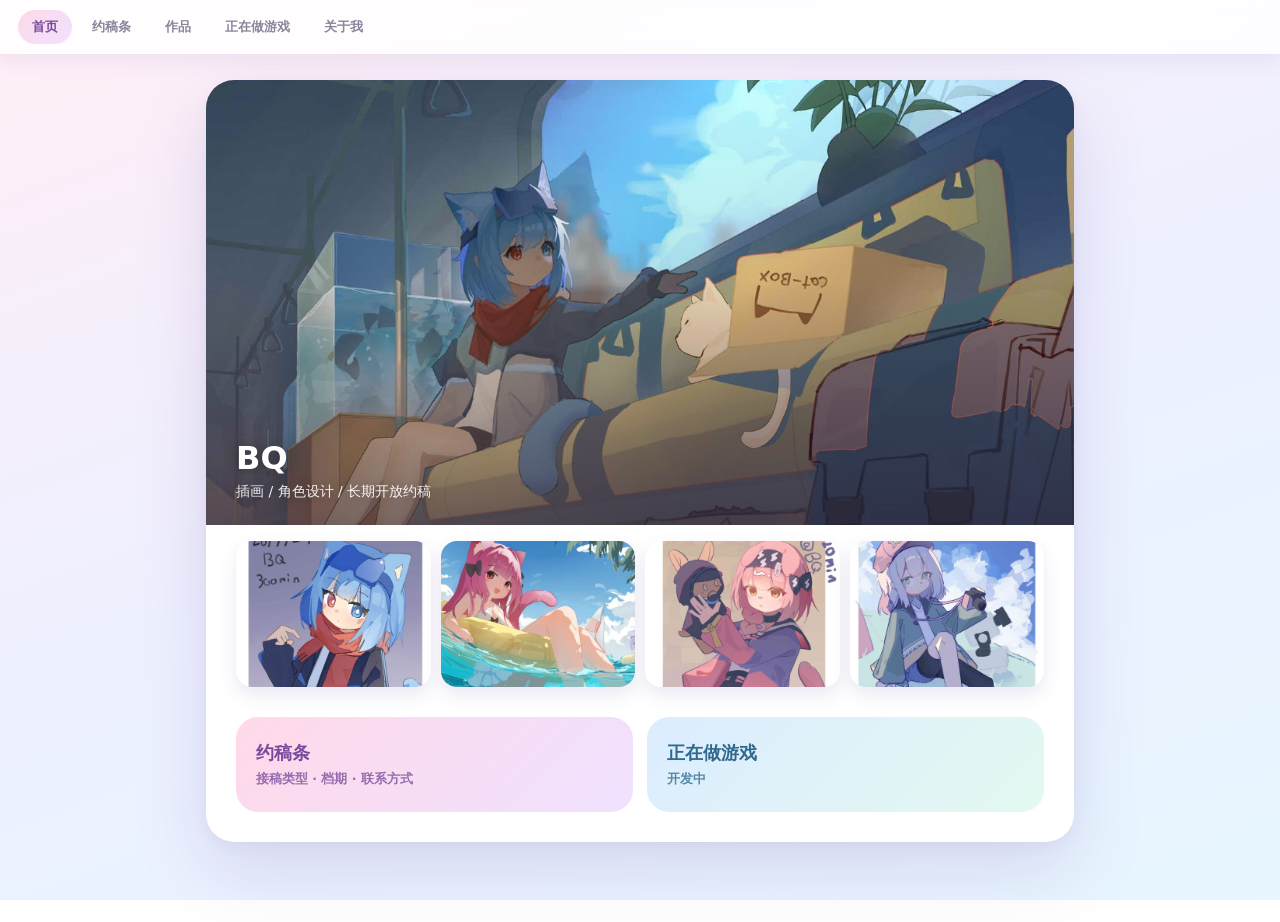
<file: index.html>
<!DOCTYPE html>
<html lang="zh-CN">
<head>
<meta charset="UTF-8">
<meta name="viewport" content="width=device-width, initial-scale=1">
<title>首页</title>
<link rel="stylesheet" href="style.css">
</head>
<body data-page="home">
<div class="nav">
  <a href="index.html" data-page="home">首页</a>
  <a href="commission.html" data-page="commission">约稿条</a>
  <a href="works.html" data-page="works">作品</a>
  <a href="game.html" data-page="game">正在做游戏</a>
  <a href="about.html" data-page="about">关于我</a>
</div>

<div class="page">
  <div class="card">
    <div class="home-hero">
      <img id="homeBig" alt="最近作品">
      <div class="home-hero-cover"></div>
      <div class="home-hero-text">
        <h1 id="homeName" contenteditable="true"></h1>
        <p id="homeSlogan" contenteditable="true"></p>
      </div>
    </div>
    <div class="home-thumbs" id="homeThumbs"></div>
    <div class="home-actions">
      <button class="home-btn commission" onclick="location.href='commission.html'">
        <div class="hb-title">约稿条</div>
        <div class="hb-sub">接稿类型 · 档期 · 联系方式</div>
      </button>
      <button class="home-btn game" onclick="location.href='game.html'">
        <div class="hb-title">正在做游戏</div>
        <div class="hb-sub">开发中</div>
      </button>
    </div>
  </div>
</div>

<button class="save-data-btn" id="saveDataBtn">💾 保存到 data.js</button>
<div class="save-badge" id="saveBadge">已自动保存</div>

<script src="data.js"></script>
<script src="common.js"></script>
<script>
(function(){
  var d = CS.getData();
  CS.initEditable(d);
  CS.initNav();
  CS.initSaveButton();

  var h = d.home;
  var big = document.getElementById('homeBig');
  var name = document.getElementById('homeName');
  var slogan = document.getElementById('homeSlogan');

  name.textContent = h.name || '';
  slogan.textContent = h.slogan || '';
  big.src = h.bigImg || CS.ph('最近的作品',1200,615,'#ffe0ee','#dceaff');

  if(CS.editable){
    big.onclick = function(){
      CS.pickAndCrop({aspect:1200/615,outW:1200,outH:615,quality:.82}).then(function(data){
        if(!data) return;
        h.bigImg = data; big.src = data; CS.markDirty(d);
      });
    };
    name.addEventListener('blur', function(){ h.name = CS.txt(name); CS.markDirty(d); });
    slogan.addEventListener('blur', function(){ h.slogan = CS.txt(slogan); CS.markDirty(d); });
  }

  function renderSmall(){
    var wrap = document.getElementById('homeThumbs');
    wrap.innerHTML = '';
    h.smallImgs = h.smallImgs || [];
    h.smallImgs.forEach(function(src, i){
      var div = document.createElement('div');
      div.className = 'home-thumb';
      var img = document.createElement('img');
      img.src = src || CS.ph('新图',500,375,'#ffd6e8','#c9b6ff');
      if(CS.editable){
        img.onclick = function(){
          CS.pickAndCrop({aspect:4/3,outW:500,outH:375,quality:.82}).then(function(data){
            if(!data) return;
            h.smallImgs[i] = data; img.src = data; CS.markDirty(d);
          });
        };
        var del = document.createElement('button');
        del.className = 'del'; del.textContent = '×';
        del.onclick = function(e){
          e.stopPropagation();
          h.smallImgs.splice(i,1);
          CS.markDirty(d); renderSmall();
        };
        div.appendChild(del);
      }
      div.appendChild(img);
      wrap.appendChild(div);
    });
    if(CS.editable){
      var add = document.createElement('button');
      add.className = 'home-thumb add'; add.textContent = '＋';
      add.onclick = function(){
        CS.pickAndCrop({aspect:4/3,outW:500,outH:375,quality:.82}).then(function(data){
          if(!data) return;
          h.smallImgs = h.smallImgs || [];
          h.smallImgs.push(data);
          CS.markDirty(d); renderSmall();
        });
      };
      wrap.appendChild(add);
    }
  }
  renderSmall();
})();
</script>
</body>
</html>
</file>
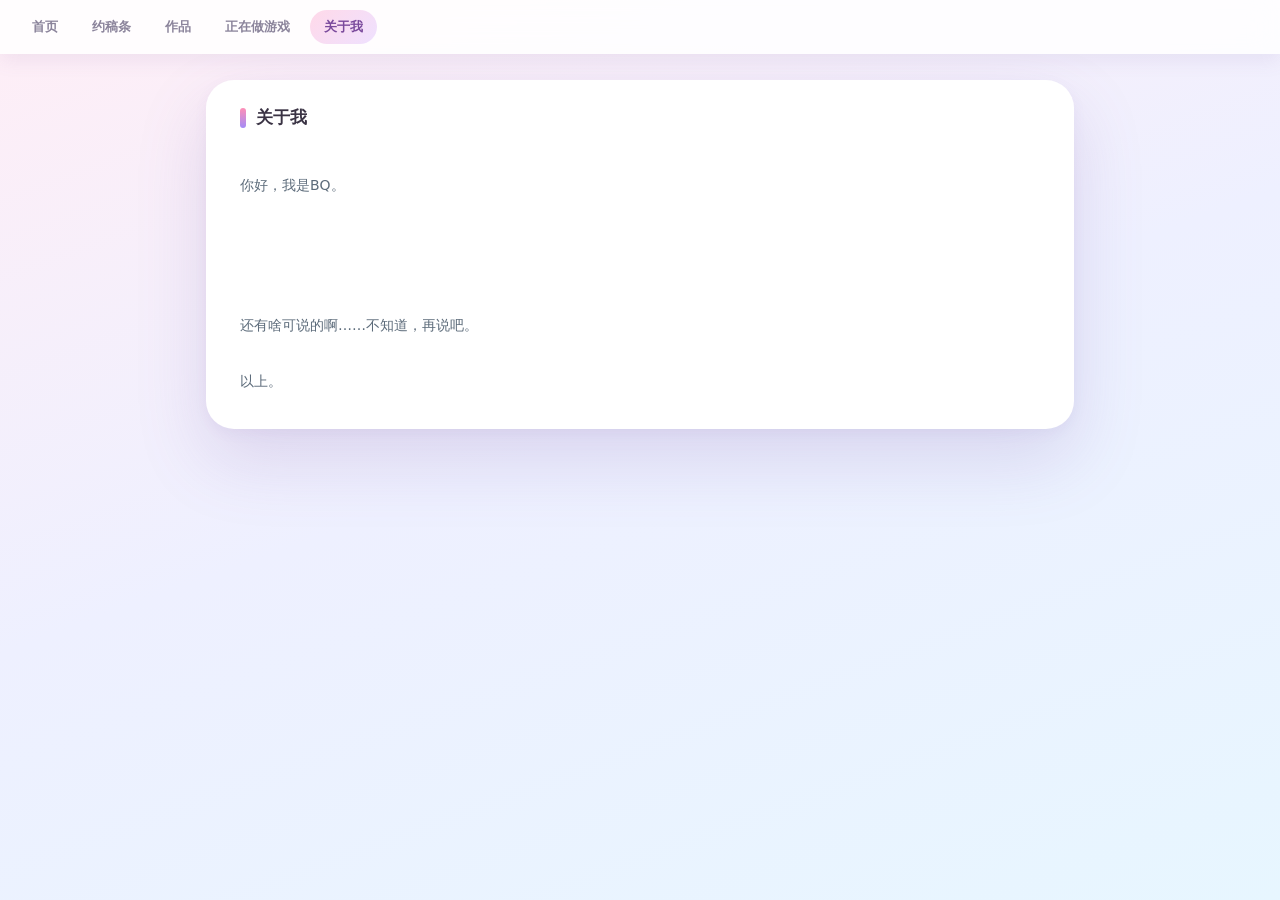
<file: about.html>
<!DOCTYPE html>
<html lang="zh-CN">
<head>
<meta charset="UTF-8">
<meta name="viewport" content="width=device-width, initial-scale=1">
<title>关于我</title>
<link rel="stylesheet" href="style.css">
</head>
<body data-page="about">
<div class="nav">
  <a href="index.html" data-page="home">首页</a>
  <a href="commission.html" data-page="commission">约稿条</a>
  <a href="works.html" data-page="works">作品</a>
  <a href="game.html" data-page="game">正在做游戏</a>
  <a href="about.html" data-page="about">关于我</a>
</div>

<div class="page">
  <div class="card">
    <div class="body" style="padding-bottom:0">
      <h2 class="sec-title"><i class="bar"></i><span id="aboutTitle" contenteditable="true">关于我</span></h2>
    </div>
    <div class="about-body" id="aboutContent" contenteditable="true"></div>
  </div>
</div>

<button class="save-data-btn" id="saveDataBtn">💾 保存到 data.js</button>
<div class="save-badge" id="saveBadge">已自动保存</div>

<script src="data.js"></script>
<script src="common.js"></script>
<script>
(function(){
  var d = CS.getData();
  CS.initEditable(d);
  CS.initNav();
  CS.initSaveButton();

  var a = d.about;
  var title = document.getElementById('aboutTitle');
  var content = document.getElementById('aboutContent');

  title.textContent = a.title || '关于我';
  content.textContent = a.content || '';

  if(CS.editable){
    title.addEventListener('blur', function(){ a.title = CS.txt(title); CS.markDirty(d); });
    content.addEventListener('blur', function(){ a.content = content.innerText; CS.markDirty(d); });
  }
})();
</script>
</body>
</html>
</file>
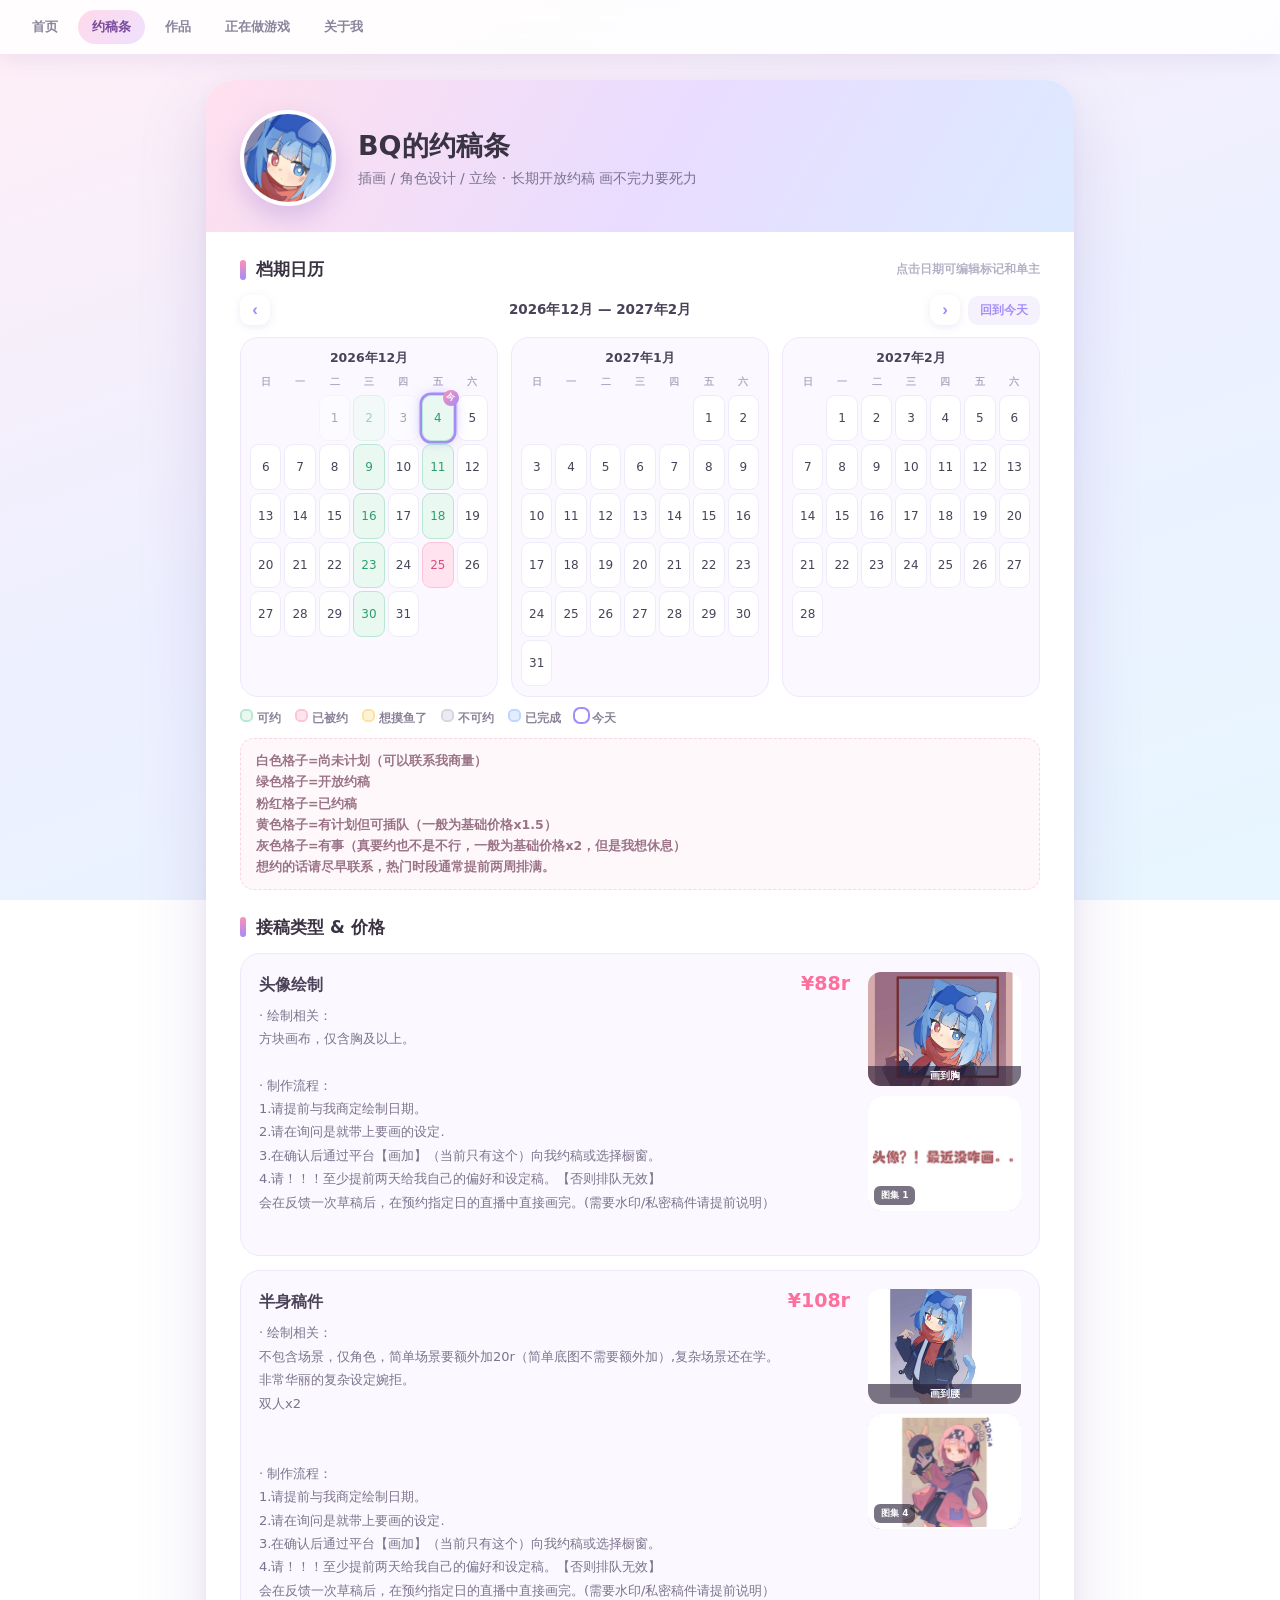
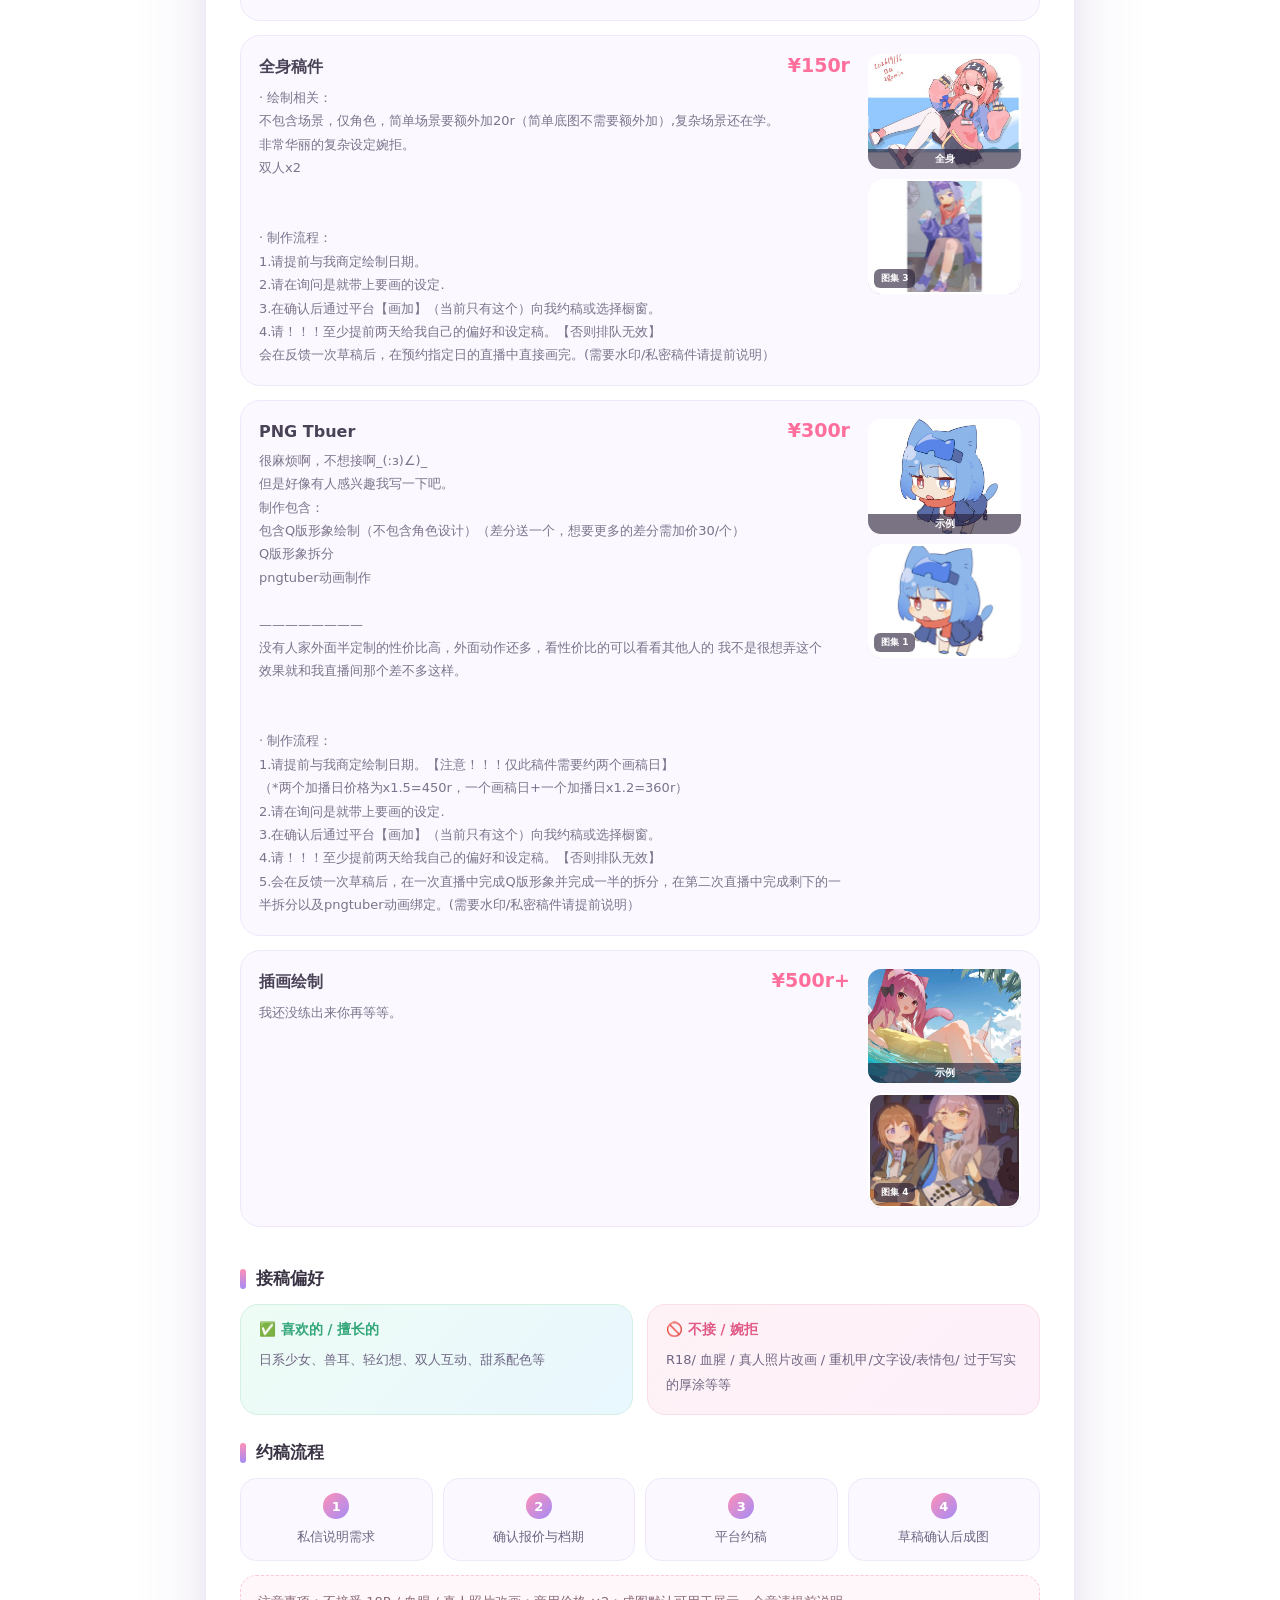
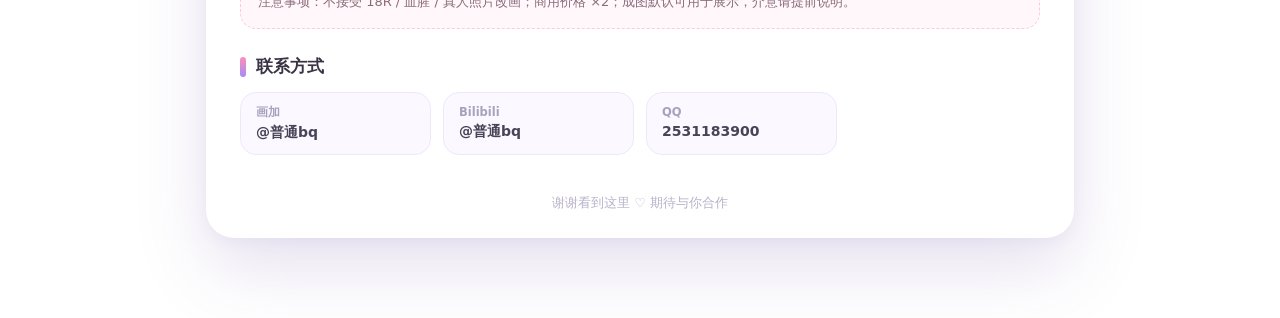
<file: commission.html>
<!DOCTYPE html>
<html lang="zh-CN">
<head>
<meta charset="UTF-8">
<meta name="viewport" content="width=device-width, initial-scale=1">
<title>约稿条</title>
<link rel="stylesheet" href="style.css">
</head>
<body data-page="commission">
<div class="nav">
  <a href="index.html" data-page="home">首页</a>
  <a href="commission.html" data-page="commission">约稿条</a>
  <a href="works.html" data-page="works">作品</a>
  <a href="game.html" data-page="game">正在做游戏</a>
  <a href="about.html" data-page="about">关于我</a>
</div>

<div class="page">
  <div class="card" id="sheet">
    <header class="hero">
      <div class="hero-inner">
        <div class="avatar"><img id="avatar" alt="头像"></div>
        <div class="hero-text">
          <h1 class="name" id="cName" contenteditable="true"></h1>
          <p class="slogan" id="cSlogan" contenteditable="true"></p>
        </div>
      </div>
    </header>

    <div class="body">
      <section class="block">
        <h2 class="sec-title">
          <i class="bar"></i><span>档期日历</span>
          <span class="sub">点击日期可编辑标记和单主</span>
        </h2>
        <div class="cal-toolbar">
          <button class="cal-nav" id="calPrev">‹</button>
          <div class="cal-range" id="calRange">—</div>
          <button class="cal-nav" id="calNext">›</button>
          <button class="cal-mini-btn" id="calToday">回到今天</button>
        </div>
        <div class="cal-months" id="calMonths"></div>
        <div class="cal-legend" id="calLegend"></div>
        <div class="cal-note" id="calNote" contenteditable="true"></div>
      </section>

      <section class="block">
        <h2 class="sec-title"><i class="bar"></i><span>接稿类型 &amp; 价格</span></h2>
        <div class="services" id="services"></div>
        <button class="add-row edit-only" id="addService">＋ 添加一项业务</button>
      </section>

      <section class="block">
        <h2 class="sec-title"><i class="bar"></i><span>接稿偏好</span></h2>
        <div class="pref-grid">
          <div class="pref-card like">
            <div class="pref-head">✅ 喜欢的 / 擅长的</div>
            <div class="pref-body" id="likes" contenteditable="true"></div>
          </div>
          <div class="pref-card dislike">
            <div class="pref-head">🚫 不接 / 婉拒</div>
            <div class="pref-body" id="dislikes" contenteditable="true"></div>
          </div>
        </div>
      </section>

      <section class="block">
        <h2 class="sec-title"><i class="bar"></i><span>约稿流程</span></h2>
        <div class="steps" id="flow"></div>
        <div class="note" id="flowNote" contenteditable="true"></div>
      </section>

      <section class="block">
        <h2 class="sec-title"><i class="bar"></i><span>联系方式</span></h2>
        <div class="contacts" id="contacts"></div>
        <button class="add-row edit-only" id="addContact">＋ 添加联系方式</button>
      </section>
    </div>

    <footer class="foot" id="footer" contenteditable="true"></footer>
  </div>
</div>

<button class="edit-float edit-only" id="editStatusBtn" type="button">⚙ 编辑标记</button>
<button class="save-data-btn" id="saveDataBtn">💾 保存到 data.js</button>
<div class="save-badge" id="saveBadge">已自动保存</div>

<!-- 日期编辑 -->
<div class="overlay" id="editOverlay" hidden>
  <div class="panel">
    <div class="panel-head"><span id="editDate">—</span><span class="hint">单主信息仅本地可见</span></div>
    <div class="panel-body">
      <div class="f-label">档期状态</div>
      <div class="st-list" id="editStatusList"></div>
      <div class="f-label">单主</div>
      <input class="f-input" id="editClient" maxlength="18" placeholder="单主名字">
      <div class="f-label">备注</div>
      <input class="f-input" id="editNote" maxlength="40" placeholder="备注">
    </div>
    <div class="panel-foot">
      <button class="p-btn danger" id="editClear">清除</button>
      <button class="p-btn ghost" id="editCancel">取消</button>
      <button class="p-btn primary" id="editSave">保存</button>
    </div>
  </div>
</div>

<!-- 标记编辑 -->
<div class="overlay" id="statusOverlay" hidden>
  <div class="panel">
    <div class="panel-head"><span>编辑标记类型</span><span class="hint">点色块换颜色</span></div>
    <div class="panel-body"><div id="statusList"></div></div>
    <div class="panel-foot">
      <button class="p-btn ghost" id="statusAdd">＋ 添加</button>
      <button class="p-btn ghost" id="statusCancel">取消</button>
      <button class="p-btn primary" id="statusSave">保存</button>
    </div>
  </div>
</div>

<script src="data.js"></script>
<script src="common.js"></script>
<script>
(function(){
  var d = CS.getData();
  CS.initEditable(d);
  CS.initNav();
  CS.initSaveButton();

  var c = d.commission;
  var marks = c.marks || {};
  var statuses = (c.statuses || []).map(function(s){ return { name:s.name, p:s.p }; });
  var viewY, viewM;
  var now = new Date();
  viewY = now.getFullYear(); viewM = now.getMonth();

  document.getElementById('cName').textContent = c.name || '';
  document.getElementById('cSlogan').textContent = c.slogan || '';
  document.getElementById('calNote').textContent = c.calendarNote || '';
  document.getElementById('likes').textContent = c.likes || '';
  document.getElementById('dislikes').textContent = c.dislikes || '';
  document.getElementById('flowNote').textContent = c.flowNote || '';
  document.getElementById('footer').textContent = c.footer || '';

  if(CS.editable){
    [['cName','name'],['cSlogan','slogan'],['calNote','calendarNote'],
     ['likes','likes'],['dislikes','dislikes'],['flowNote','flowNote'],['footer','footer']].forEach(function(pair){
      var el = document.getElementById(pair[0]);
      el.addEventListener('blur', function(){ c[pair[1]] = CS.txt(el); CS.markDirty(d); });
    });
  }

  var avatar = document.getElementById('avatar');
  avatar.src = c.avatar || CS.ph('头像',200,200,'#ffb3d1','#b9a7ff');
  if(CS.editable){
    avatar.onclick = function(){
      CS.pickAndCrop({aspect:1,outW:400,outH:400,quality:.88}).then(function(data){
        if(!data) return;
        c.avatar = data; avatar.src = data; CS.markDirty(d);
      });
    };
  }

  /* 流程 */
  var flowWrap = document.getElementById('flow');
  flowWrap.innerHTML = '';
  (c.flowSteps || []).forEach(function(t,i){
    var el = document.createElement('div');
    el.className = 'step';
    var stxt = document.createElement('div');
    stxt.className = 'stxt';
    stxt.textContent = t;
    if(CS.editable){
      stxt.contentEditable = 'true';
      stxt.addEventListener('blur', function(){ c.flowSteps[i] = CS.txt(stxt); CS.markDirty(d); });
    }
    el.innerHTML = '<div class="num">' + (i+1) + '</div>';
    el.appendChild(stxt);
    flowWrap.appendChild(el);
  });

  /* 联系方式 */
  function renderContacts(){
    var wrap = document.getElementById('contacts');
    wrap.innerHTML = '';
    (c.contacts || []).forEach(function(item, i){
      var card = document.createElement('div');
      card.className = 'contact-card';
      var k = document.createElement('span');
      k.className = 'ct-k'; k.textContent = item.k;
      var v = document.createElement('span');
      v.className = 'ct-v'; v.textContent = item.v;
      if(CS.editable){
        k.contentEditable = 'true';
        v.contentEditable = 'true';
        k.addEventListener('blur', function(){ item.k = CS.txt(k); CS.markDirty(d); });
        v.addEventListener('blur', function(){ item.v = CS.txt(v); CS.markDirty(d); });
        var del = document.createElement('button');
        del.className = 'ct-del'; del.textContent = '×';
        del.onclick = function(){ c.contacts.splice(i,1); CS.markDirty(d); renderContacts(); };
        card.appendChild(del);
      }
      card.appendChild(k);
      card.appendChild(v);
      wrap.appendChild(card);
    });
  }
  renderContacts();
  if(CS.editable){
    document.getElementById('addContact').onclick = function(){
      c.contacts = c.contacts || [];
      c.contacts.push({ k:'新平台', v:'' });
      CS.markDirty(d); renderContacts();
    };
  }

  /* 业务 */
  function renderServices(){
    var wrap = document.getElementById('services');
    wrap.innerHTML = '';
    (c.services || []).forEach(function(svc, si){
      var row = document.createElement('div');
      row.className = 'service-row';

      var main = document.createElement('div');
      main.className = 'svc-main';

      var top = document.createElement('div');
      top.className = 'svc-top';
      var nameEl = document.createElement('span');
      nameEl.className = 'svc-name'; nameEl.textContent = svc.name;
      var priceEl = document.createElement('span');
      priceEl.className = 'svc-price'; priceEl.textContent = svc.price;
      if(CS.editable){
        nameEl.contentEditable = 'true';
        priceEl.contentEditable = 'true';
        nameEl.addEventListener('blur', function(){ svc.name = CS.txt(nameEl); CS.markDirty(d); });
        priceEl.addEventListener('blur', function(){ svc.price = CS.txt(priceEl); CS.markDirty(d); });
      }
      top.appendChild(nameEl); top.appendChild(priceEl);
      main.appendChild(top);

      var descEl = document.createElement('div');
      descEl.className = 'svc-desc'; descEl.textContent = svc.desc;
      if(CS.editable){
        descEl.contentEditable = 'true';
        descEl.addEventListener('blur', function(){ svc.desc = descEl.innerText; CS.markDirty(d); });
      }
      main.appendChild(descEl);

      var media = document.createElement('div');
      media.className = 'svc-media';

      /* 示例图 */
      var demoBox = document.createElement('div');
      demoBox.className = 'svc-box demo';
      var demoImg = document.createElement('img');
      demoImg.src = svc.demoImg || CS.ph('示例',600,450,'#ffd6e8','#c9b6ff');
      if(CS.editable){
        demoImg.onclick = function(){
          CS.pickAndCrop({aspect:4/3,outW:600,outH:450,quality:.84}).then(function(data){
            if(!data) return;
            svc.demoImg = data; demoImg.src = data; CS.markDirty(d);
          });
        };
      }
      var demoLabel = document.createElement('div');
      demoLabel.className = 'demo-label'; demoLabel.textContent = svc.demoLabel || '示例';
      if(CS.editable){
        demoLabel.contentEditable = 'true';
        demoLabel.addEventListener('blur', function(){ svc.demoLabel = CS.txt(demoLabel); CS.markDirty(d); });
      }
      demoBox.appendChild(demoImg); demoBox.appendChild(demoLabel);
      media.appendChild(demoBox);

      /* 图集 */
      var stackBox = document.createElement('div');
      stackBox.className = 'svc-box';
      var stack = document.createElement('div');
      stack.className = 'stack';
      var gal = svc.gallery && svc.gallery.length ? svc.gallery : [CS.ph('图集',600,450,'#cfe4ff','#ffd6f0')];

      function renderStack(){
        stack.innerHTML = '';
        gal.slice(0,5).forEach(function(src, idx){
          var item = document.createElement('div');
          item.className = 'stack-item';
          item.style.setProperty('--i', idx);
          item.style.zIndex = String(gal.length - idx);
          var im = document.createElement('img');
          im.src = src;
          im.onclick = function(e){
            e.stopPropagation();
            CS.openViewer(gal, idx, {
              editable: CS.editable,
              cropRule: {aspect:4/3,outW:600,outH:450,quality:.84},
              onChange: function(newImgs){
                svc.gallery = newImgs.slice();
                CS.markDirty(d);
                renderStack();
              }
            });
          };
          item.appendChild(im);
          if(CS.editable){
            var del = document.createElement('button');
            del.className = 'del'; del.textContent = '×';
            del.onclick = function(e){
              e.stopPropagation();
              gal.splice(idx, 1);
              svc.gallery = gal;
              CS.markDirty(d); renderStack();
            };
            item.appendChild(del);
          }
          stack.appendChild(item);
        });
        var tag = document.createElement('span');
        tag.className = 'box-tag'; tag.textContent = '图集 ' + gal.length;
        stack.appendChild(tag);

        if(CS.editable && gal.length < 5){
          var add = document.createElement('button');
          add.className = 'stack-add'; add.textContent = '＋';
          add.onclick = function(e){
            e.stopPropagation();
            CS.pickAndCrop({aspect:4/3,outW:600,outH:450,quality:.84}).then(function(data){
              if(!data) return;
              gal.push(data); svc.gallery = gal;
              CS.markDirty(d); renderStack();
            });
          };
          stack.appendChild(add);
        }
      }
      renderStack();
      stackBox.appendChild(stack);
      media.appendChild(stackBox);

      row.appendChild(main); row.appendChild(media);

      if(CS.editable){
        var delRow = document.createElement('button');
        delRow.className = 'row-del'; delRow.textContent = '×';
        delRow.onclick = function(){
          c.services.splice(si, 1);
          CS.markDirty(d); renderServices();
        };
        row.appendChild(delRow);
      }
      wrap.appendChild(row);
    });
  }
  renderServices();
  if(CS.editable){
    document.getElementById('addService').onclick = function(){
      c.services = c.services || [];
      c.services.push({ name:'新业务', price:'¥0 起', desc:'规格 / 工期', demoImg:'', demoLabel:'示例', gallery:[] });
      CS.markDirty(d); renderServices();
    };
  }

  /* 日历 */
  function findStatus(name){
    for(var i=0;i<statuses.length;i++) if(statuses[i].name === name) return statuses[i];
    return null;
  }
  function statusColor(st){
    return CS.PALETTE[(st && st.p || 0) % CS.PALETTE.length];
  }

  function renderLegend(){
    var legend = document.getElementById('calLegend');
    legend.innerHTML = '';
    statuses.forEach(function(st){
      var col = statusColor(st);
      var s = document.createElement('span');
      s.innerHTML = '<span class="legend-dot" style="background:'+col.bg+';border-color:'+col.border+';box-shadow:inset 0 0 0 1px '+col.border+'"></span> '+st.name;
      legend.appendChild(s);
    });
    var t = document.createElement('span');
    t.innerHTML = '<span class="legend-dot td"></span> 今天';
    legend.appendChild(t);
  }

  function renderCal(){
    var wrap = document.getElementById('calMonths');
    wrap.innerHTML = '';
    var n = new Date();
    var todayY = n.getFullYear(), todayM = n.getMonth(), todayD = n.getDate();
    var t0 = new Date(todayY, todayM, todayD);
    var details = CS.getDetails();

    for(var i=0;i<3;i++){
      var y = viewY, m = viewM + i;
      while(m > 11){ m -= 12; y++; }
      var box = document.createElement('div'); box.className = 'cal-month';
      var title = document.createElement('div'); title.className = 'cal-month-title';
      title.textContent = y + '年' + (m+1) + '月'; box.appendChild(title);
      var grid = document.createElement('div'); grid.className = 'cal-grid';

      ['日','一','二','三','四','五','六'].forEach(function(d){
        var el = document.createElement('div'); el.className = 'cal-dow'; el.textContent = d; grid.appendChild(el);
      });
      var start = new Date(y,m,1).getDay();
      var days = new Date(y,m+1,0).getDate();
      for(var e=0;e<start;e++){
        var emp = document.createElement('div'); emp.className = 'cal-day empty'; grid.appendChild(emp);
      }
      for(var d=1;d<=days;d++){
        var key = y + '-' + CS.pad(m+1) + '-' + CS.pad(d);
        var cell = document.createElement('div'); cell.className = 'cal-day'; cell.setAttribute('data-key', key);
        if(new Date(y,m,d) < t0) cell.classList.add('past');
        if(y === todayY && m === todayM && d === todayD) cell.classList.add('today');

        var st = marks[key] ? findStatus(marks[key]) : null;
        if(st){
          var col = statusColor(st);
          cell.style.background = col.bg;
          cell.style.color = col.fg;
          cell.style.borderColor = col.border;
        }

        var num = document.createElement('span');
        num.className = 'dnum'; num.textContent = d; cell.appendChild(num);

        if(details[key]){
          var det = CS.parseDetail(details[key]);
          if(det.client){
            var cl = document.createElement('span');
            cl.className = 'dclient'; cl.textContent = det.client; cell.appendChild(cl);
          }
        }
        grid.appendChild(cell);
      }
      box.appendChild(grid); wrap.appendChild(box);
    }
    var ey = viewY, em = viewM + 2;
    while(em > 11){ em -= 12; ey++; }
    document.getElementById('calRange').textContent =
      viewY + '年' + (viewM+1) + '月 — ' + ey + '年' + (em+1) + '月';
    renderLegend();
  }

  document.getElementById('calPrev').onclick = function(){ viewM--; if(viewM<0){viewM=11;viewY--;} renderCal(); };
  document.getElementById('calNext').onclick = function(){ viewM++; if(viewM>11){viewM=0;viewY++;} renderCal(); };
  document.getElementById('calToday').onclick = function(){
    var n = new Date(); viewY = n.getFullYear(); viewM = n.getMonth(); renderCal();
  };

  /* 日期编辑 */
  var editOverlay = document.getElementById('editOverlay');
  var editingKey = null;
  var editSelected = '';

  function renderEditStatusList(){
    var wrap = document.getElementById('editStatusList');
    wrap.innerHTML = '';
    function mk(name){
      var btn = document.createElement('button');
      btn.type = 'button'; btn.className = 'st-btn';
      btn.textContent = name || '无标记';
      var st = name ? findStatus(name) : null;
      if(st){
        var col = statusColor(st);
        btn.style.background = col.bg; btn.style.color = col.fg; btn.style.borderColor = col.border;
      }
      if((name || '') === (editSelected || '')) btn.classList.add('active');
      btn.onclick = function(){ editSelected = name || ''; renderEditStatusList(); };
      wrap.appendChild(btn);
    }
    mk('');
    statuses.forEach(function(st){ mk(st.name); });
  }

  function openEdit(key){
    if(!CS.editable) return;
    editingKey = key;
    editSelected = marks[key] || '';
    var det = CS.parseDetail(CS.getDetails()[key] || '');
    var p = key.split('-');
    document.getElementById('editDate').textContent = p[0] + '年' + Number(p[1]) + '月' + Number(p[2]) + '日';
    document.getElementById('editClient').value = det.client;
    document.getElementById('editNote').value = det.note;
    renderEditStatusList();
    editOverlay.hidden = false;
  }
  function closeEdit(){ editOverlay.hidden = true; editingKey = null; }

  document.getElementById('editCancel').onclick = closeEdit;
  editOverlay.addEventListener('mousedown', function(e){ if(e.target === editOverlay) closeEdit(); });

  document.getElementById('editClear').onclick = function(){
    if(!editingKey) return;
    delete marks[editingKey];
    CS.setDetail(editingKey, '', '');
    c.marks = marks;
    CS.markDirty(d); closeEdit(); renderCal();
  };
  document.getElementById('editSave').onclick = function(){
    if(!editingKey) return;
    var client = document.getElementById('editClient').value.trim();
    var note = document.getElementById('editNote').value.trim();
    if(editSelected) marks[editingKey] = editSelected;
    else delete marks[editingKey];
    CS.setDetail(editingKey, client, note);
    c.marks = marks;
    CS.markDirty(d); closeEdit(); renderCal();
  };

  document.getElementById('calMonths').addEventListener('click', function(e){
    var cell = e.target.closest('.cal-day');
    if(!cell || cell.classList.contains('empty')) return;
    openEdit(cell.getAttribute('data-key'));
  });

  /* 标记编辑 */
  var statusOverlay = document.getElementById('statusOverlay');
  var tempStatuses = null;

  function renderStatusList(){
    var wrap = document.getElementById('statusList');
    wrap.innerHTML = '';
    tempStatuses.forEach(function(st, idx){
      var row = document.createElement('div');
      row.className = 'status-row';

      var swatch = document.createElement('button');
      swatch.type = 'button'; swatch.className = 'status-swatch';
      var col = CS.PALETTE[st.p % CS.PALETTE.length];
      swatch.style.background = col.bg;
      swatch.style.color = col.fg;
      swatch.style.borderColor = col.border;
      swatch.textContent = '●';
      swatch.onclick = function(){ st.p = (st.p + 1) % CS.PALETTE.length; renderStatusList(); };

      var input = document.createElement('input');
      input.type = 'text'; input.className = 'status-input';
      input.value = st.name; input.maxLength = 6; input.placeholder = '名称';
      input.addEventListener('input', function(){ st.name = input.value; });

      var del = document.createElement('button');
      del.type = 'button'; del.className = 'status-del'; del.textContent = '×';
      del.onclick = function(){
        if(tempStatuses.length <= 1){ alert('至少保留 1 个标记'); return; }
        tempStatuses.splice(idx, 1); renderStatusList();
      };

      row.appendChild(swatch); row.appendChild(input); row.appendChild(del);
      wrap.appendChild(row);
    });
  }

  document.getElementById('editStatusBtn').onclick = function(){
    tempStatuses = statuses.map(function(s){ return { name:s.name, p:s.p }; });
    renderStatusList();
    statusOverlay.hidden = false;
  };

  document.getElementById('statusAdd').onclick = function(){
    if(tempStatuses.length >= 8){ alert('最多 8 个标记'); return; }
    tempStatuses.push({ name:'新标记', p: tempStatuses.length % CS.PALETTE.length });
    renderStatusList();
  };

  document.getElementById('statusCancel').onclick = function(){
    statusOverlay.hidden = true; tempStatuses = null;
  };
  statusOverlay.addEventListener('mousedown', function(e){
    if(e.target === statusOverlay){ statusOverlay.hidden = true; tempStatuses = null; }
  });

  document.getElementById('statusSave').onclick = function(){
    if(!tempStatuses) return;
    var names = tempStatuses.map(function(s){ return (s.name||'').trim(); });
    for(var i=0;i<names.length;i++){
      if(!names[i]){ alert('标记名称不能为空'); return; }
      if(names.indexOf(names[i]) !== i){ alert('标记名称不能重复'); return; }
    }
    /* 迁移旧名称 */
    var oldToNew = {};
    statuses.forEach(function(old, i){
      var nt = tempStatuses[i];
      if(nt) oldToNew[old.name] = nt.name.trim();
    });
    Object.keys(marks).forEach(function(key){
      var oldName = marks[key];
      if(oldToNew[oldName]) marks[key] = oldToNew[oldName];
      else if(names.indexOf(oldName) < 0) delete marks[key];
    });
    statuses = tempStatuses.map(function(s){ return { name:(s.name||'').trim(), p:s.p }; });
    c.statuses = statuses;
    c.marks = marks;
    CS.markDirty(d);
    statusOverlay.hidden = true;
    tempStatuses = null;
    renderCal();
  };

  renderCal();
})();
</script>
</body>
</html>
</file>
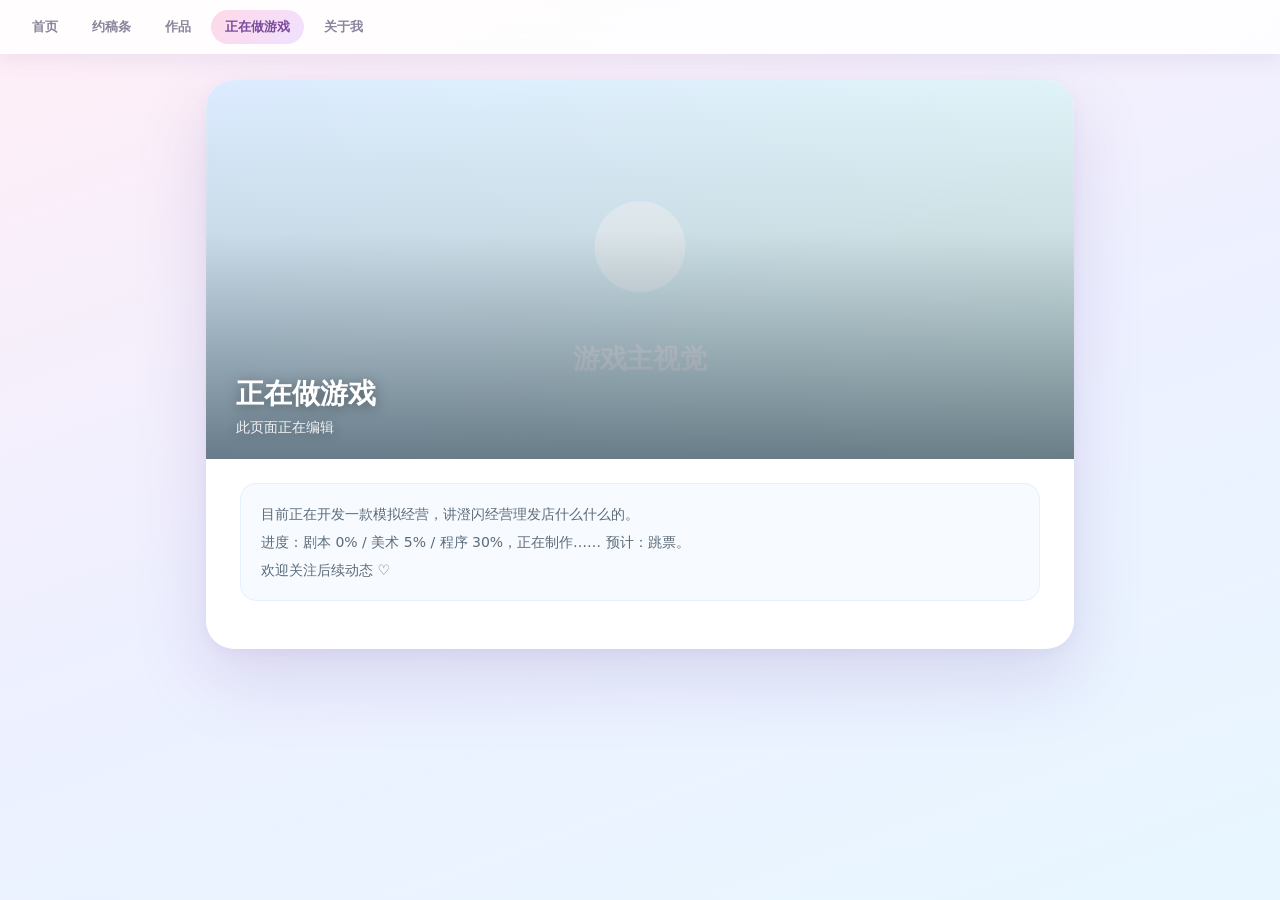
<file: game.html>
<!DOCTYPE html>
<html lang="zh-CN">
<head>
<meta charset="UTF-8">
<meta name="viewport" content="width=device-width, initial-scale=1">
<title>正在做游戏</title>
<link rel="stylesheet" href="style.css">
</head>
<body data-page="game">
<div class="nav">
  <a href="index.html" data-page="home">首页</a>
  <a href="commission.html" data-page="commission">约稿条</a>
  <a href="works.html" data-page="works">作品</a>
  <a href="game.html" data-page="game">正在做游戏</a>
  <a href="about.html" data-page="about">关于我</a>
</div>

<div class="page">
  <div class="card">
    <div class="game-hero">
      <img id="gameBig" alt="游戏主视觉">
      <div class="game-hero-cover"></div>
      <div class="game-hero-text">
        <h1 id="gameTitle" contenteditable="true"></h1>
        <p id="gameSubtitle" contenteditable="true"></p>
      </div>
    </div>
    <div class="game-body">
      <div class="game-desc" id="gameDesc" contenteditable="true"></div>
      <div class="game-gallery" id="gameGallery"></div>
    </div>
  </div>
</div>

<button class="save-data-btn" id="saveDataBtn">💾 保存到 data.js</button>
<div class="save-badge" id="saveBadge">已自动保存</div>

<script src="data.js"></script>
<script src="common.js"></script>
<script>
(function(){
  var d = CS.getData();
  CS.initEditable(d);
  CS.initNav();
  CS.initSaveButton();

  var g = d.game;
  var big = document.getElementById('gameBig');
  var title = document.getElementById('gameTitle');
  var sub = document.getElementById('gameSubtitle');
  var desc = document.getElementById('gameDesc');

  title.textContent = g.title || '';
  sub.textContent = g.subtitle || '';
  desc.textContent = g.desc || '';
  big.src = g.bigImg || CS.ph('游戏主视觉',1000,437,'#dcecff','#e3f9f1');

  if(CS.editable){
    big.onclick = function(){
      CS.pickAndCrop({aspect:1000/437,outW:1000,outH:437,quality:.82}).then(function(data){
        if(!data) return;
        g.bigImg = data; big.src = data; CS.markDirty(d);
      });
    };
    title.addEventListener('blur', function(){ g.title = CS.txt(title); CS.markDirty(d); });
    sub.addEventListener('blur', function(){ g.subtitle = CS.txt(sub); CS.markDirty(d); });
    desc.addEventListener('blur', function(){ g.desc = desc.innerText; CS.markDirty(d); });
  }

  function renderShots(){
    var wrap = document.getElementById('gameGallery');
    wrap.innerHTML = '';
    g.shots = g.shots || [];
    g.shots.forEach(function(src, i){
      var box = document.createElement('div');
      box.className = 'game-shot';
      var img = document.createElement('img');
      img.src = src;
      img.onclick = function(){
        CS.openViewer(g.shots, i, {
          editable: CS.editable,
          cropRule: {aspect:4/3,outW:600,outH:450,quality:.84},
          onChange: function(newImgs){ g.shots = newImgs.slice(); CS.markDirty(d); renderShots(); }
        });
      };
      box.appendChild(img);
      if(CS.editable){
        var del = document.createElement('button');
        del.className = 'del'; del.textContent = '×';
        del.onclick = function(e){
          e.stopPropagation();
          g.shots.splice(i, 1);
          CS.markDirty(d); renderShots();
        };
        box.appendChild(del);
      }
      wrap.appendChild(box);
    });
    if(CS.editable){
      var add = document.createElement('button');
      add.className = 'game-shot add';
      add.textContent = '＋';
      add.onclick = function(){
        CS.pickAndCrop({aspect:4/3,outW:600,outH:450,quality:.84}).then(function(data){
          if(!data) return;
          g.shots.push(data);
          CS.markDirty(d); renderShots();
        });
      };
      wrap.appendChild(add);
    }
  }
  renderShots();
})();
</script>
</body>
</html>
</file>
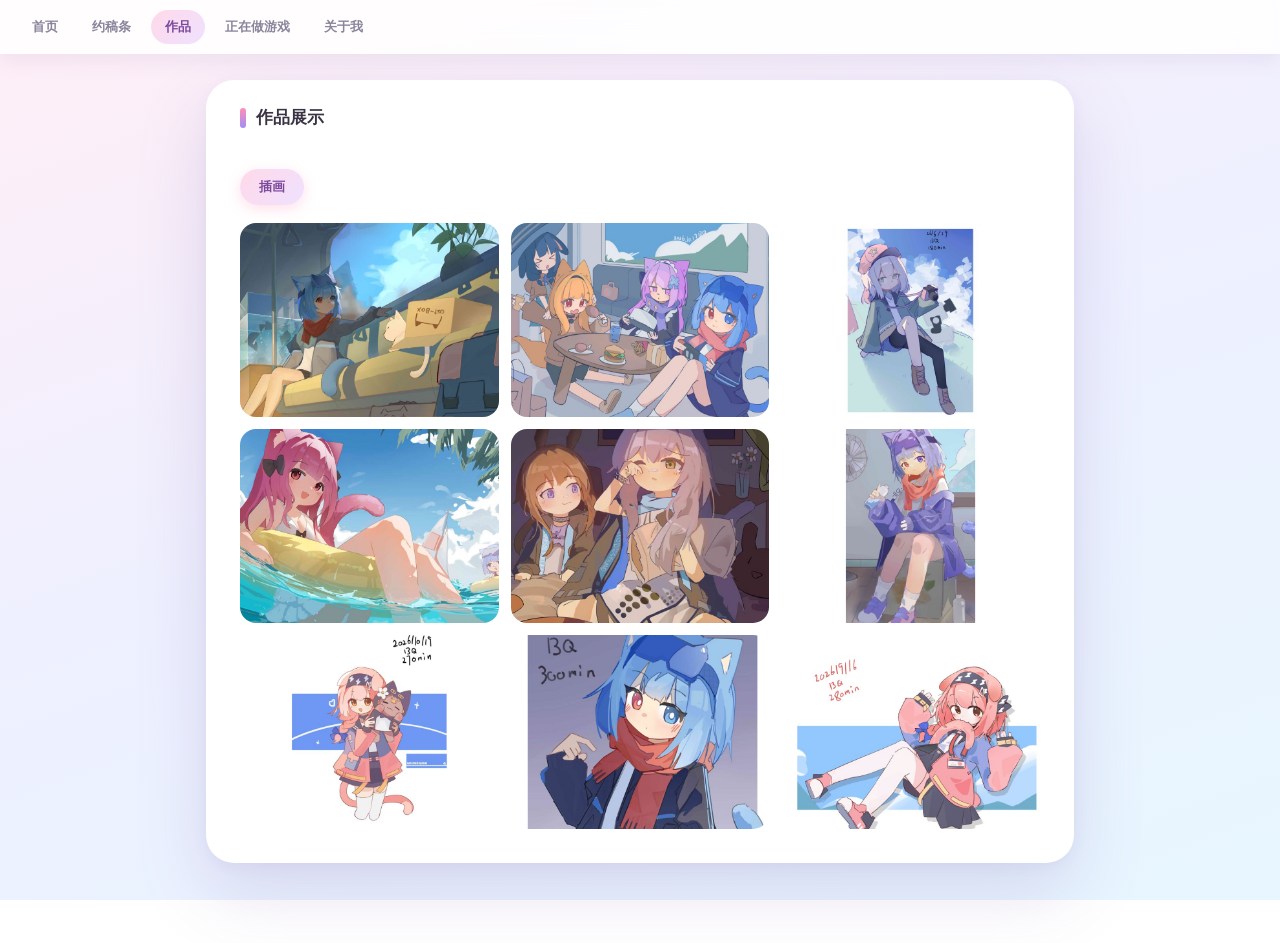
<file: works.html>
<!DOCTYPE html>
<html lang="zh-CN">
<head>
<meta charset="UTF-8">
<meta name="viewport" content="width=device-width, initial-scale=1">
<title>作品</title>
<link rel="stylesheet" href="style.css">
</head>
<body data-page="works">
<div class="nav">
  <a href="index.html" data-page="home">首页</a>
  <a href="commission.html" data-page="commission">约稿条</a>
  <a href="works.html" data-page="works">作品</a>
  <a href="game.html" data-page="game">正在做游戏</a>
  <a href="about.html" data-page="about">关于我</a>
</div>

<div class="page">
  <div class="card">
    <div class="body" style="padding-bottom:0">
      <h2 class="sec-title"><i class="bar"></i><span id="worksTitle" contenteditable="true">作品展示</span></h2>
    </div>
    <div class="works-cat-nav" id="worksCatNav"></div>
    <div class="works-grid" id="worksGrid"></div>
  </div>
</div>

<button class="save-data-btn" id="saveDataBtn">💾 保存到 data.js</button>
<div class="save-badge" id="saveBadge">已自动保存</div>

<script src="data.js"></script>
<script src="common.js"></script>
<script>
(function(){
  var d = CS.getData();
  CS.initEditable(d);
  CS.initNav();
  CS.initSaveButton();

  var w = d.works;
  w.categories = w.categories || [];
  var activeCat = 0;

  var title = document.getElementById('worksTitle');
  title.textContent = w.title || '作品展示';
  if(CS.editable){
    title.addEventListener('blur', function(){ w.title = CS.txt(title); CS.markDirty(d); });
  }

  function renderCatNav(){
    var wrap = document.getElementById('worksCatNav');
    wrap.innerHTML = '';
    w.categories.forEach(function(cat, i){
      var btn = document.createElement('button');
      btn.type = 'button';
      btn.className = 'works-cat-btn';
      btn.textContent = cat.name || ('分类 ' + (i+1));
      if(i === activeCat) btn.classList.add('active');
      btn.onclick = function(){ activeCat = i; renderCatNav(); renderGrid(); };
      if(CS.editable){
        btn.addEventListener('dblclick', function(e){
          e.stopPropagation();
          var newName = prompt('重命名分类', cat.name || '');
          if(newName === null) return;
          cat.name = newName.trim() || cat.name;
          CS.markDirty(d);
          renderCatNav(); renderGrid();
        });
        var del = document.createElement('button');
        del.type = 'button';
        del.className = 'cat-del'; del.textContent = '×';
        del.onclick = function(e){
          e.stopPropagation();
          if(w.categories.length <= 1){ alert('至少保留 1 个分类'); return; }
          if(!confirm('删除分类「' + (cat.name || '') + '」？里面的图片也会一起删除。')) return;
          w.categories.splice(i, 1);
          if(activeCat >= w.categories.length) activeCat = w.categories.length - 1;
          CS.markDirty(d);
          renderCatNav(); renderGrid();
        };
        btn.appendChild(del);
      }
      wrap.appendChild(btn);
    });
    if(CS.editable){
      var addCat = document.createElement('button');
      addCat.type = 'button';
      addCat.className = 'works-add-cat';
      addCat.textContent = '＋ 添加分类';
      addCat.onclick = function(){
        var name = prompt('新分类名称', '新分类');
        if(name === null) return;
        w.categories.push({ name: name.trim() || '新分类', images: [] });
        activeCat = w.categories.length - 1;
        CS.markDirty(d);
        renderCatNav(); renderGrid();
      };
      wrap.appendChild(addCat);
    }
  }

  function renderGrid(){
    var grid = document.getElementById('worksGrid');
    grid.innerHTML = '';
    var cat = w.categories[activeCat];
    if(!cat) return;
    cat.images = cat.images || [];

    cat.images.forEach(function(src, i){
      var item = document.createElement('div');
      item.className = 'work-item';
      var img = document.createElement('img');
      img.src = src;
      img.onclick = function(){
        CS.openViewer(cat.images, i, {
          editable: CS.editable,
          cropRule: {aspect:4/3,outW:800,outH:600,quality:.84},
          onChange: function(newImgs){ cat.images = newImgs.slice(); CS.markDirty(d); renderGrid(); }
        });
      };
      item.appendChild(img);
      if(CS.editable){
        var del = document.createElement('button');
        del.className = 'del'; del.textContent = '×';
        del.onclick = function(e){
          e.stopPropagation();
          cat.images.splice(i, 1);
          CS.markDirty(d); renderGrid();
        };
        item.appendChild(del);
      }
      grid.appendChild(item);
    });

    if(CS.editable){
      var add = document.createElement('button');
      add.className = 'work-item add';
      add.textContent = '＋';
      add.onclick = function(){
        CS.pickAndCrop({aspect:4/3,outW:800,outH:600,quality:.84}).then(function(data){
          if(!data) return;
          cat.images.push(data);
          CS.markDirty(d); renderGrid();
        });
      };
      grid.appendChild(add);
    }
  }

  renderCatNav();
  renderGrid();
})();
</script>
</body>
</html>
</file>
<file: style.css>
:root{
  --pink:#ff8fb6; --pink-deep:#ff6f9c; --purple:#a48cf7;
  --ink:#3a3344; --ink-2:#6e6683; --ink-3:#a8a1bd;
  --line:#efe8fb; --bg:#fbf8ff;
}
*{box-sizing:border-box}
html,body{margin:0;padding:0}
body{
  font-family:"PingFang SC","Hiragino Sans GB","Microsoft YaHei",system-ui,sans-serif;
  background:linear-gradient(160deg,#ffeef6 0%,#eef0ff 48%,#e7f6ff 100%);
  background-attachment:fixed;min-height:100vh;color:var(--ink);
  -webkit-font-smoothing:antialiased;
}
a{color:inherit}

/* 导航 */
.nav{
  position:sticky;top:0;z-index:80;display:flex;align-items:center;gap:6px;flex-wrap:wrap;
  padding:10px 18px;background:rgba(255,255,255,.86);backdrop-filter:blur(14px);
  box-shadow:0 6px 20px rgba(120,90,160,.10);
}
.nav a{
  text-decoration:none;font-size:13px;font-weight:800;color:#8b849b;
  padding:8px 14px;border-radius:999px;transition:.2s;white-space:nowrap;
}
.nav a:hover{background:#f5f1fd;color:#8b6fd6}
.nav a.active{background:linear-gradient(135deg,#ffd9e9,#efe1ff);color:#7a4a9c}

.page{max-width:900px;margin:0 auto;padding:26px 16px 80px}
.card{
  background:#fff;border-radius:28px;overflow:hidden;
  box-shadow:0 30px 70px rgba(122,90,165,.18),0 4px 14px rgba(122,90,165,.06);
}

/* 首页 */
.home-hero{position:relative;aspect-ratio:1200/615;background:#f4f0fb;overflow:hidden}
.home-hero>img{width:100%;height:100%;object-fit:cover;display:block;cursor:pointer}
.home-hero-cover{
  position:absolute;inset:0;pointer-events:none;
  background:linear-gradient(to top,rgba(40,30,55,.62),rgba(40,30,55,.1) 55%,transparent);
}
.home-hero-text{position:absolute;left:30px;right:30px;bottom:24px;color:#fff;text-shadow:0 2px 14px rgba(0,0,0,.35)}
.home-hero-text h1{margin:0 0 6px;font-size:32px;font-weight:900;outline:none}
.home-hero-text p{margin:0;font-size:14px;opacity:.92;outline:none}
.home-thumbs{display:flex;gap:10px;padding:16px 30px 6px;flex-wrap:wrap}
.home-thumb{
  position:relative;flex:1 1 0;min-width:110px;max-width:200px;
  aspect-ratio:4/3;border-radius:16px;overflow:hidden;background:#f4f0fb;
  box-shadow:0 8px 18px rgba(120,90,160,.14);
}
.home-thumb img{width:100%;height:100%;object-fit:cover;display:block;cursor:pointer}
.home-thumb .del,.game-shot .del,.work-item .del{
  position:absolute;top:6px;right:6px;width:22px;height:22px;border:0;
  border-radius:50%;background:rgba(0,0,0,.5);color:#fff;font-size:14px;
  cursor:pointer;display:none;align-items:center;justify-content:center;z-index:3;
}
.home-thumb:hover .del,.game-shot:hover .del,.work-item:hover .del{display:flex}
.home-thumb.add,.game-shot.add,.work-item.add{
  border:2px dashed #d9cdf5;background:#faf7ff;color:#b9a7e8;
  font-size:26px;cursor:pointer;font-family:inherit;
  display:flex;align-items:center;justify-content:center;
}
.home-actions{display:grid;grid-template-columns:1fr 1fr;gap:14px;padding:24px 30px 30px}
.home-btn{
  border:0;font-family:inherit;cursor:pointer;border-radius:22px;
  padding:24px 20px;text-align:left;transition:transform .2s;
}
.home-btn:hover{transform:translateY(-3px)}
.home-btn .hb-title{font-size:18px;font-weight:900;margin-bottom:6px}
.home-btn .hb-sub{font-size:12.5px;font-weight:600;opacity:.78}
.home-btn.commission{background:linear-gradient(135deg,#ffd9e9,#efe1ff);color:#7a4a9c}
.home-btn.game{background:linear-gradient(135deg,#dcecff,#e3f9f1);color:#2f6a8c}

/* 约稿条 */
.hero{
  position:relative;overflow:hidden;padding:30px 34px 26px;
  background:linear-gradient(120deg,#ffe0ee,#e9dcff 52%,#dceaff);
}
.hero-inner{display:flex;align-items:center;gap:22px;position:relative}
.avatar{
  width:96px;height:96px;flex:0 0 auto;border-radius:50%;overflow:hidden;
  border:4px solid #fff;box-shadow:0 12px 26px rgba(150,110,200,.3);background:#f0eafb;
}
.avatar img{width:100%;height:100%;object-fit:cover;display:block;cursor:pointer}
.hero-text{flex:1;min-width:0}
.name{margin:0 0 6px;font-size:27px;font-weight:900;outline:none}
.slogan{margin:0;font-size:14px;color:#7a7290;outline:none}

.body{padding:26px 34px 6px}
.block{margin-bottom:26px}
.sec-title{
  display:flex;align-items:center;gap:10px;
  margin:0 0 14px;font-size:17px;font-weight:800;
}
.sec-title .bar{
  width:6px;height:20px;border-radius:3px;
  background:linear-gradient(180deg,var(--pink),var(--purple));
}
.sec-title .sub{margin-left:auto;font-size:11.5px;font-weight:600;color:#b6b0c6}

/* 日历 */
.cal-toolbar{display:flex;align-items:center;gap:8px;margin-bottom:12px;flex-wrap:wrap}
.cal-nav{
  width:30px;height:30px;border:0;border-radius:10px;cursor:pointer;
  background:#fff;color:var(--purple);font-size:17px;font-weight:800;
  box-shadow:0 2px 8px rgba(150,120,200,.16);
}
.cal-nav:hover{background:#f2ecff}
.cal-range{flex:1;text-align:center;font-size:13.5px;font-weight:800;color:#4a4358;white-space:nowrap}
.cal-mini-btn{
  border:0;border-radius:10px;cursor:pointer;font-family:inherit;
  font-size:11.5px;font-weight:700;padding:7px 12px;
  background:#f5f1fd;color:var(--purple);white-space:nowrap;
}
.cal-months{display:grid;grid-template-columns:repeat(3,1fr);gap:13px}
.cal-month{background:#fbf9ff;border:1.5px solid var(--line);border-radius:18px;padding:12px 9px 10px}
.cal-month-title{text-align:center;font-size:12.5px;font-weight:800;color:#4a4358;margin-bottom:9px}
.cal-grid{display:grid;grid-template-columns:repeat(7,1fr);gap:3px}
.cal-dow{text-align:center;font-size:9.5px;font-weight:700;color:#b0a8c4;padding-bottom:3px}
.cal-day{
  position:relative;height:46px;border-radius:9px;background:#fff;
  border:1px solid #f0ebfa;display:flex;flex-direction:column;
  align-items:center;justify-content:center;font-size:12px;color:#4a4358;
  cursor:pointer;user-select:none;transition:transform .12s,box-shadow .12s;
}
.cal-day:hover{transform:translateY(-1px);box-shadow:0 4px 10px rgba(150,120,200,.22);z-index:4}
.cal-day.empty{background:transparent;border-color:transparent;cursor:default}
.cal-day.empty:hover{transform:none;box-shadow:none}
.cal-day.past{opacity:.45}
.cal-day.today{box-shadow:0 0 0 2.5px var(--purple),0 0 14px rgba(164,140,247,.55);z-index:3}
.cal-day.today::after{
  content:'今';position:absolute;top:-6px;right:-6px;width:16px;height:16px;
  border-radius:50%;background:linear-gradient(135deg,var(--pink),var(--purple));
  color:#fff;font-size:8.5px;font-weight:900;display:flex;align-items:center;
  justify-content:center;z-index:5;
}
.cal-day .dclient{
  display:block;height:9px;line-height:9px;font-size:8px;font-weight:700;
  opacity:.82;max-width:100%;overflow:hidden;text-overflow:ellipsis;white-space:nowrap;
  margin-top:1px;
}
.cal-legend{display:flex;gap:14px;margin-top:12px;font-size:11.5px;font-weight:700;color:#8a8298;flex-wrap:wrap}
.legend-dot{width:13px;height:13px;border-radius:5px;display:inline-block;border:1.5px solid #e5ddf5;background:#fff;flex:0 0 auto}
.legend-dot.td{box-shadow:0 0 0 2px var(--purple);border-color:#fff}
.cal-note{
  margin-top:12px;background:#fff8fb;border:1.5px dashed #ffd3e4;
  border-radius:14px;padding:11px 15px;font-size:12.5px;font-weight:600;
  color:#9a7386;line-height:1.7;white-space:pre-wrap;outline:none;min-height:20px;
}

/* 业务 */
.services{display:flex;flex-direction:column}
.service-row{
  position:relative;display:flex;gap:18px;align-items:stretch;
  background:#fbf8ff;border:1.5px solid var(--line);border-radius:20px;
  padding:18px;margin-bottom:14px;
}
.svc-main{flex:1;min-width:0;display:flex;flex-direction:column}
.svc-top{display:flex;align-items:baseline;gap:10px;margin-bottom:8px;flex-wrap:wrap}
.svc-name{font-size:16px;font-weight:800;color:#4a4358;outline:none}
.svc-price{font-size:19px;font-weight:900;color:var(--pink-deep);margin-left:auto;outline:none}
.svc-desc{font-size:13px;color:#7c748c;line-height:1.8;white-space:pre-wrap;outline:none;min-height:20px}
.svc-media{flex:0 0 auto;width:153px;display:flex;flex-direction:column;gap:10px}
.svc-box{position:relative;width:100%;aspect-ratio:4/3;border-radius:13px;overflow:hidden;background:#f2edfb}
.svc-box.demo img{width:100%;height:100%;object-fit:cover;display:block;cursor:pointer}
.demo-label{
  position:absolute;left:0;right:0;bottom:0;background:rgba(40,30,55,.62);
  color:#fff;font-size:10px;font-weight:700;text-align:center;padding:3px 6px;
  outline:none;white-space:nowrap;overflow:hidden;
}
.stack{position:relative;width:100%;height:100%}
.stack-item{
  position:absolute;inset:0;
  transform:translateY(calc(var(--i) * 5px)) scale(calc(1 - var(--i) * 0.05));
  transform-origin:top center;transition:transform .3s cubic-bezier(.2,.8,.3,1);
}
.stack-item img{
  width:100%;height:100%;object-fit:cover;border-radius:13px;
  border:2px solid #fff;box-shadow:0 4px 12px rgba(120,90,160,.24);
  display:block;cursor:pointer;background:#f2edfb;
}
.stack-item .del{
  position:absolute;top:5px;right:5px;width:20px;height:20px;border:0;
  border-radius:50%;background:rgba(0,0,0,.55);color:#fff;font-size:12px;
  cursor:pointer;display:none;align-items:center;justify-content:center;z-index:5;
}
.stack-item:hover .del{display:flex}
.stack:hover .stack-item{transform:translateY(calc(var(--i) * 40px)) scale(1)}
.stack .box-tag{
  position:absolute;left:6px;bottom:6px;z-index:20;
  background:rgba(40,30,55,.62);color:#fff;font-size:9px;font-weight:800;
  padding:3px 7px;border-radius:6px;pointer-events:none;
}
.stack-add{
  position:absolute;right:5px;bottom:5px;z-index:30;
  width:24px;height:24px;border:0;border-radius:50%;
  background:rgba(255,255,255,.92);color:var(--purple);
  font-size:16px;font-weight:800;cursor:pointer;
  display:flex;align-items:center;justify-content:center;padding:0;
}
.row-del{
  position:absolute;top:-8px;right:-8px;width:24px;height:24px;border:0;
  border-radius:50%;background:#fff;color:#c9c0dd;font-size:15px;
  cursor:pointer;box-shadow:0 2px 8px rgba(120,90,160,.2);
  display:flex;align-items:center;justify-content:center;opacity:0;
}
.service-row:hover .row-del{opacity:1}
.add-row{
  width:100%;margin-top:2px;border:1.6px dashed #ddd0f7;
  background:#faf7ff;color:#b09ce8;font-size:13px;font-weight:800;
  font-family:inherit;padding:11px;border-radius:16px;cursor:pointer;
}

/* 偏好/流程/联系 */
.pref-grid{display:grid;grid-template-columns:1fr 1fr;gap:14px}
.pref-card{border-radius:18px;padding:16px 18px}
.pref-card.like{background:linear-gradient(135deg,#eefcf5,#e9f7ff);border:1.5px solid #d3f0e3}
.pref-card.dislike{background:linear-gradient(135deg,#fff2f6,#fdf0fa);border:1.5px solid #fbdde8}
.pref-head{font-size:13.5px;font-weight:800;margin-bottom:9px}
.pref-card.like .pref-head{color:#33a67a}
.pref-card.dislike .pref-head{color:#e05a86}
.pref-body{font-size:13px;line-height:1.9;color:#6e6683;white-space:pre-wrap;outline:none;min-height:50px}
.steps{display:flex;gap:10px}
.step{flex:1;text-align:center;padding:14px 10px;background:#fbf8ff;border:1.5px solid var(--line);border-radius:16px}
.step .num{
  width:26px;height:26px;margin:0 auto 9px;border-radius:50%;
  display:flex;align-items:center;justify-content:center;
  background:linear-gradient(135deg,var(--pink),var(--purple));color:#fff;
  font-size:13px;font-weight:800;
}
.step .stxt{font-size:12.5px;color:#6e6683;line-height:1.45;outline:none}
.note{
  margin-top:14px;padding:14px 17px;background:#fff7fa;
  border:1.5px dashed #ffc9dd;border-radius:16px;font-size:13px;
  color:#8a6b7a;line-height:1.85;white-space:pre-wrap;outline:none;
}
.contacts{display:grid;grid-template-columns:repeat(auto-fill,minmax(190px,1fr));gap:12px}
.contact-card{position:relative;background:#fbf8ff;border:1.5px solid var(--line);border-radius:16px;padding:12px 34px 12px 15px}
.ct-k{display:block;font-size:11.5px;font-weight:700;color:var(--ink-3);margin-bottom:4px;outline:none}
.ct-v{display:block;font-size:14px;font-weight:700;color:#4a4358;word-break:break-all;outline:none}
.ct-del{
  position:absolute;top:8px;right:8px;width:20px;height:20px;border:0;
  border-radius:50%;background:transparent;color:#cfc7de;font-size:14px;
  cursor:pointer;display:flex;align-items:center;justify-content:center;padding:0;
}
.ct-del:hover{color:var(--pink-deep);background:#ffe9f1}
.foot{padding:8px 34px 26px;text-align:center;font-size:12.5px;color:#b8b2c9;outline:none}

/* 作品页 */
.works-cat-nav{display:flex;gap:8px;padding:26px 34px 0;flex-wrap:wrap}
.works-cat-btn{
  position:relative;
  border:1.5px solid #e5ddf5;background:#fff;color:#8a8298;
  font-family:inherit;font-size:13px;font-weight:700;
  padding:8px 18px;border-radius:999px;cursor:pointer;transition:.2s;
}
.works-cat-btn:hover{background:#f5f1fd;color:#8b6fd6}
.works-cat-btn.active{
  background:linear-gradient(135deg,#ffd9e9,#efe1ff);color:#7a4a9c;
  border-color:transparent;box-shadow:0 4px 14px rgba(255,143,182,.28);
}
.works-cat-btn .cat-del{
  position:absolute;top:-6px;right:-6px;width:18px;height:18px;
  border-radius:50%;background:#fff;color:#c9c0dd;border:0;font-size:12px;
  cursor:pointer;display:none;align-items:center;justify-content:center;
  box-shadow:0 2px 6px rgba(120,90,160,.2);
}
.works-cat-btn:hover .cat-del{display:flex}
.works-add-cat{
  border:1.6px dashed #ddd0f7;background:#faf7ff;color:#b09ce8;
  font-family:inherit;font-size:13px;font-weight:800;
  padding:8px 18px;border-radius:999px;cursor:pointer;
}
.works-grid{
  display:grid;grid-template-columns:repeat(3,1fr);gap:12px;
  padding:18px 34px 34px;
}
.work-item{position:relative;aspect-ratio:4/3;border-radius:16px;overflow:hidden;background:#f4f0fb}
.work-item img{width:100%;height:100%;object-fit:cover;display:block;cursor:pointer}

/* 游戏/关于 */
.game-hero{position:relative;aspect-ratio:1000/437;background:#f4f8fb;overflow:hidden}
.game-hero>img{width:100%;height:100%;object-fit:cover;display:block;cursor:pointer}
.game-hero-cover{position:absolute;inset:0;pointer-events:none;background:linear-gradient(to top,rgba(30,50,70,.62),rgba(30,50,70,.1) 60%,transparent)}
.game-hero-text{position:absolute;left:30px;right:30px;bottom:22px;color:#fff;text-shadow:0 2px 14px rgba(0,0,0,.4)}
.game-hero-text h1{margin:0 0 6px;font-size:28px;font-weight:900;outline:none}
.game-hero-text p{margin:0;font-size:13.5px;opacity:.9;outline:none}
.game-body{padding:24px 34px 30px}
.game-desc{
  font-size:14px;color:#5c6b7a;line-height:2;background:#f7fbff;
  border:1.5px solid #e3f0ff;border-radius:16px;padding:16px 20px;
  margin-bottom:18px;white-space:pre-wrap;outline:none;min-height:40px;
}
.game-gallery{display:grid;grid-template-columns:repeat(3,1fr);gap:12px}
.game-shot{position:relative;aspect-ratio:4/3;border-radius:16px;overflow:hidden;background:#f4f8fb}
.game-shot img{width:100%;height:100%;object-fit:cover;display:block;cursor:pointer}
.about-body{padding:28px 34px 34px;font-size:14px;line-height:2;color:#5c6b7a;white-space:pre-wrap;outline:none}

/* 浮动保存按钮 / 标记编辑 */
.save-data-btn{
  position:fixed;right:18px;bottom:18px;z-index:95;
  display:none;align-items:center;gap:6px;
  border:0;border-radius:999px;cursor:pointer;
  background:linear-gradient(135deg,var(--pink),var(--purple));
  color:#fff;font-family:inherit;font-size:13px;font-weight:800;
  padding:12px 22px;box-shadow:0 12px 30px rgba(164,140,247,.45);
}
.save-data-btn:hover{filter:brightness(1.06)}
.edit-float{
  position:fixed;right:18px;bottom:74px;z-index:95;
  border:0;border-radius:999px;cursor:pointer;
  background:rgba(255,255,255,.92);backdrop-filter:blur(12px);
  color:var(--purple);font-family:inherit;font-size:12.5px;font-weight:800;
  padding:11px 18px;box-shadow:0 10px 28px rgba(120,90,160,.22);
}
.edit-float:hover{background:#fff}

/* 图片查看器 */
.viewer-overlay{
  position:fixed;inset:0;z-index:300;background:rgba(20,14,28,.9);
  backdrop-filter:blur(10px);display:flex;flex-direction:column;
  align-items:center;justify-content:center;padding:20px;
}
.viewer-img-wrap{position:relative;max-width:90vw;max-height:75vh;display:flex;align-items:center;justify-content:center}
.viewer-img{max-width:90vw;max-height:75vh;object-fit:contain;border-radius:10px;box-shadow:0 20px 60px rgba(0,0,0,.55)}
.viewer-nav{
  position:absolute;top:50%;transform:translateY(-50%);
  width:44px;height:44px;border:0;border-radius:50%;
  background:rgba(255,255,255,.85);color:#3a3344;font-size:20px;font-weight:800;
  cursor:pointer;display:flex;align-items:center;justify-content:center;
  box-shadow:0 6px 18px rgba(0,0,0,.35);
}
.viewer-nav.prev{left:-58px}
.viewer-nav.next{right:-58px}
.viewer-nav:hover{background:#fff}
.viewer-foot{display:flex;gap:10px;margin-top:18px;flex-wrap:wrap;justify-content:center}
.viewer-btn{
  border:0;border-radius:999px;padding:10px 22px;cursor:pointer;
  font-family:inherit;font-size:13px;font-weight:800;
  background:rgba(255,255,255,.9);color:#4a4358;
}
.viewer-btn.danger{background:#ffe4ef;color:#e04a7e}
.viewer-btn.primary{background:linear-gradient(135deg,var(--pink),var(--purple));color:#fff}
.viewer-close{
  position:absolute;top:18px;right:22px;width:40px;height:40px;border:0;
  border-radius:50%;background:rgba(255,255,255,.9);color:#3a3344;font-size:20px;
  cursor:pointer;display:flex;align-items:center;justify-content:center;
}
.viewer-count{color:rgba(255,255,255,.75);font-size:12px;font-weight:700;margin-top:10px}

/* 保存提示 */
.save-badge{
  position:fixed;top:16px;right:16px;z-index:70;
  background:rgba(255,255,255,.9);backdrop-filter:blur(10px);
  color:#8b849b;font-size:12px;font-weight:700;padding:7px 14px;
  border-radius:999px;box-shadow:0 6px 18px rgba(120,90,160,.16);
  opacity:0;transition:opacity .3s;pointer-events:none;
}
.save-badge.show{opacity:1}

/* 可编辑态 */
[contenteditable]{outline:none;border-radius:7px;transition:.15s}
[contenteditable]:hover{background:rgba(255,143,182,.10);box-shadow:0 0 0 2px rgba(255,143,182,.16)}
[contenteditable]:focus{background:rgba(255,143,182,.12);box-shadow:0 0 0 2px rgba(255,143,182,.5)}

/* 弹窗 */
.overlay{position:fixed;inset:0;z-index:200;background:rgba(40,32,52,.74);backdrop-filter:blur(6px);display:flex;align-items:center;justify-content:center;padding:18px}
.overlay[hidden]{display:none!important}
.panel{background:#fff;border-radius:24px;width:420px;max-width:100%;max-height:100%;box-shadow:0 30px 80px rgba(0,0,0,.38);display:flex;flex-direction:column;overflow:hidden}
.panel-head{padding:18px 22px 12px;font-size:15px;font-weight:800;display:flex;align-items:center;gap:8px}
.panel-head .hint{font-size:11.5px;font-weight:600;color:#b6b0c6;margin-left:auto}
.panel-body{padding:4px 22px 8px;overflow-y:auto}
.panel-foot{padding:12px 22px 20px;display:flex;gap:10px}
.p-btn{flex:1;border:0;padding:12px;border-radius:14px;font-family:inherit;font-size:13.5px;font-weight:800;cursor:pointer}
.p-btn.ghost{background:#f5f1fd;color:var(--purple)}
.p-btn.danger{background:#fff0f4;color:#e05a86}
.p-btn.primary{background:linear-gradient(135deg,var(--pink),var(--purple));color:#fff}
.f-label{font-size:12px;font-weight:800;color:#8a8298;margin:12px 0 8px}
.f-input{width:100%;border:1.5px solid #ece6f8;border-radius:12px;padding:11px 13px;font-family:inherit;font-size:13.5px;color:#4a4358;outline:none;background:#fdfcff}
.f-input:focus{border-color:#c9b6ff}
.f-input+.f-input{margin-top:8px}
.st-list{display:flex;flex-wrap:wrap;gap:7px}
.st-btn{border:1.5px solid #e5ddf5;background:#fff;color:#8a8298;font-family:inherit;font-size:12.5px;font-weight:700;padding:7px 13px;border-radius:999px;cursor:pointer}
.st-btn.active{box-shadow:0 0 0 2px currentColor;font-weight:900}
.status-row{display:flex;align-items:center;gap:9px;padding:7px 0}
.status-row+.status-row{border-top:1px dashed #f0ebfa}
.status-swatch{width:34px;height:34px;flex:0 0 auto;border-radius:11px;border:1.5px solid #e5ddf5;cursor:pointer;font-size:14px;display:flex;align-items:center;justify-content:center;font-family:inherit;padding:0}
.status-input{flex:1;min-width:0;border:1.5px solid #ece6f8;border-radius:10px;padding:9px 12px;font-family:inherit;font-size:13px;color:#4a4358;outline:none;background:#fdfcff}
.status-input:focus{border-color:#c9b6ff}
.status-del{width:26px;height:26px;flex:0 0 auto;border:0;border-radius:50%;background:transparent;color:#cfc7de;font-size:15px;cursor:pointer;padding:0;display:flex;align-items:center;justify-content:center}
.status-del:hover{color:var(--pink-deep);background:#ffe9f1}

/* 裁剪器 */
.cr-stage{background:#2b2436;padding:18px;display:flex;align-items:center;justify-content:center;min-height:200px}
.cr-viewport{position:relative;overflow:hidden;border-radius:8px;background:#171320;cursor:grab;touch-action:none;box-shadow:0 0 0 1.5px #fff,0 0 0 3.5px rgba(164,140,247,.55)}
.cr-viewport:active{cursor:grabbing}
.cr-viewport img{position:absolute;left:0;top:0;max-width:none;max-height:none;user-select:none;-webkit-user-drag:none;pointer-events:none}
.cr-grid{position:absolute;inset:0;pointer-events:none;background-image:linear-gradient(to right,rgba(255,255,255,.26) 1px,transparent 1px),linear-gradient(to bottom,rgba(255,255,255,.26) 1px,transparent 1px);background-size:33.3333% 33.3333%}
.cr-tools{padding:12px 22px 4px;display:flex;align-items:center;gap:10px}
.cr-zoom{width:28px;height:28px;border:0;border-radius:9px;cursor:pointer;background:#f5f1fd;color:var(--purple);font-size:15px;font-weight:800}
.cr-range{flex:1;-webkit-appearance:none;height:4px;border-radius:2px;background:#ece6f8;outline:none}
.cr-range::-webkit-slider-thumb{-webkit-appearance:none;width:18px;height:18px;border-radius:50%;background:linear-gradient(135deg,#ff9dbe,var(--purple));cursor:pointer}

/* 只读 */
body.readonly .edit-only{display:none!important}
body.readonly .cal-day{cursor:default}
body.readonly .cal-day:hover{transform:none;box-shadow:none}
body.readonly .stack:hover .stack-item{transform:translateY(calc(var(--i) * 5px)) scale(calc(1 - var(--i) * 0.05))}
body.readonly .stack-item .del{display:none!important}
body.readonly .stack-add{display:none!important}
body.readonly .service-row:hover .row-del{opacity:0}
body.readonly .home-thumb .del,
body.readonly .game-shot .del,
body.readonly .work-item .del,
body.readonly .works-cat-btn .cat-del{display:none!important}

@media(max-width:860px){
  .cal-months{grid-template-columns:1fr}
  .cal-day{height:52px}
  .works-grid{grid-template-columns:repeat(2,1fr)}
  .game-gallery{grid-template-columns:repeat(2,1fr)}
  .viewer-nav.prev{left:-8px}
  .viewer-nav.next{right:-8px}
}
@media(max-width:640px){
  .hero,.body,.foot,.game-body,.about-body{padding-left:20px;padding-right:20px}
  .works-cat-nav{padding-left:20px;padding-right:20px}
  .works-grid{padding-left:20px;padding-right:20px}
  .home-actions{grid-template-columns:1fr}
  .pref-grid{grid-template-columns:1fr}
  .steps{flex-wrap:wrap}
  .step{flex:1 1 44%}
  .svc-media{width:120px}
  .name{font-size:22px}
  .avatar{width:76px;height:76px}
}
</file>
